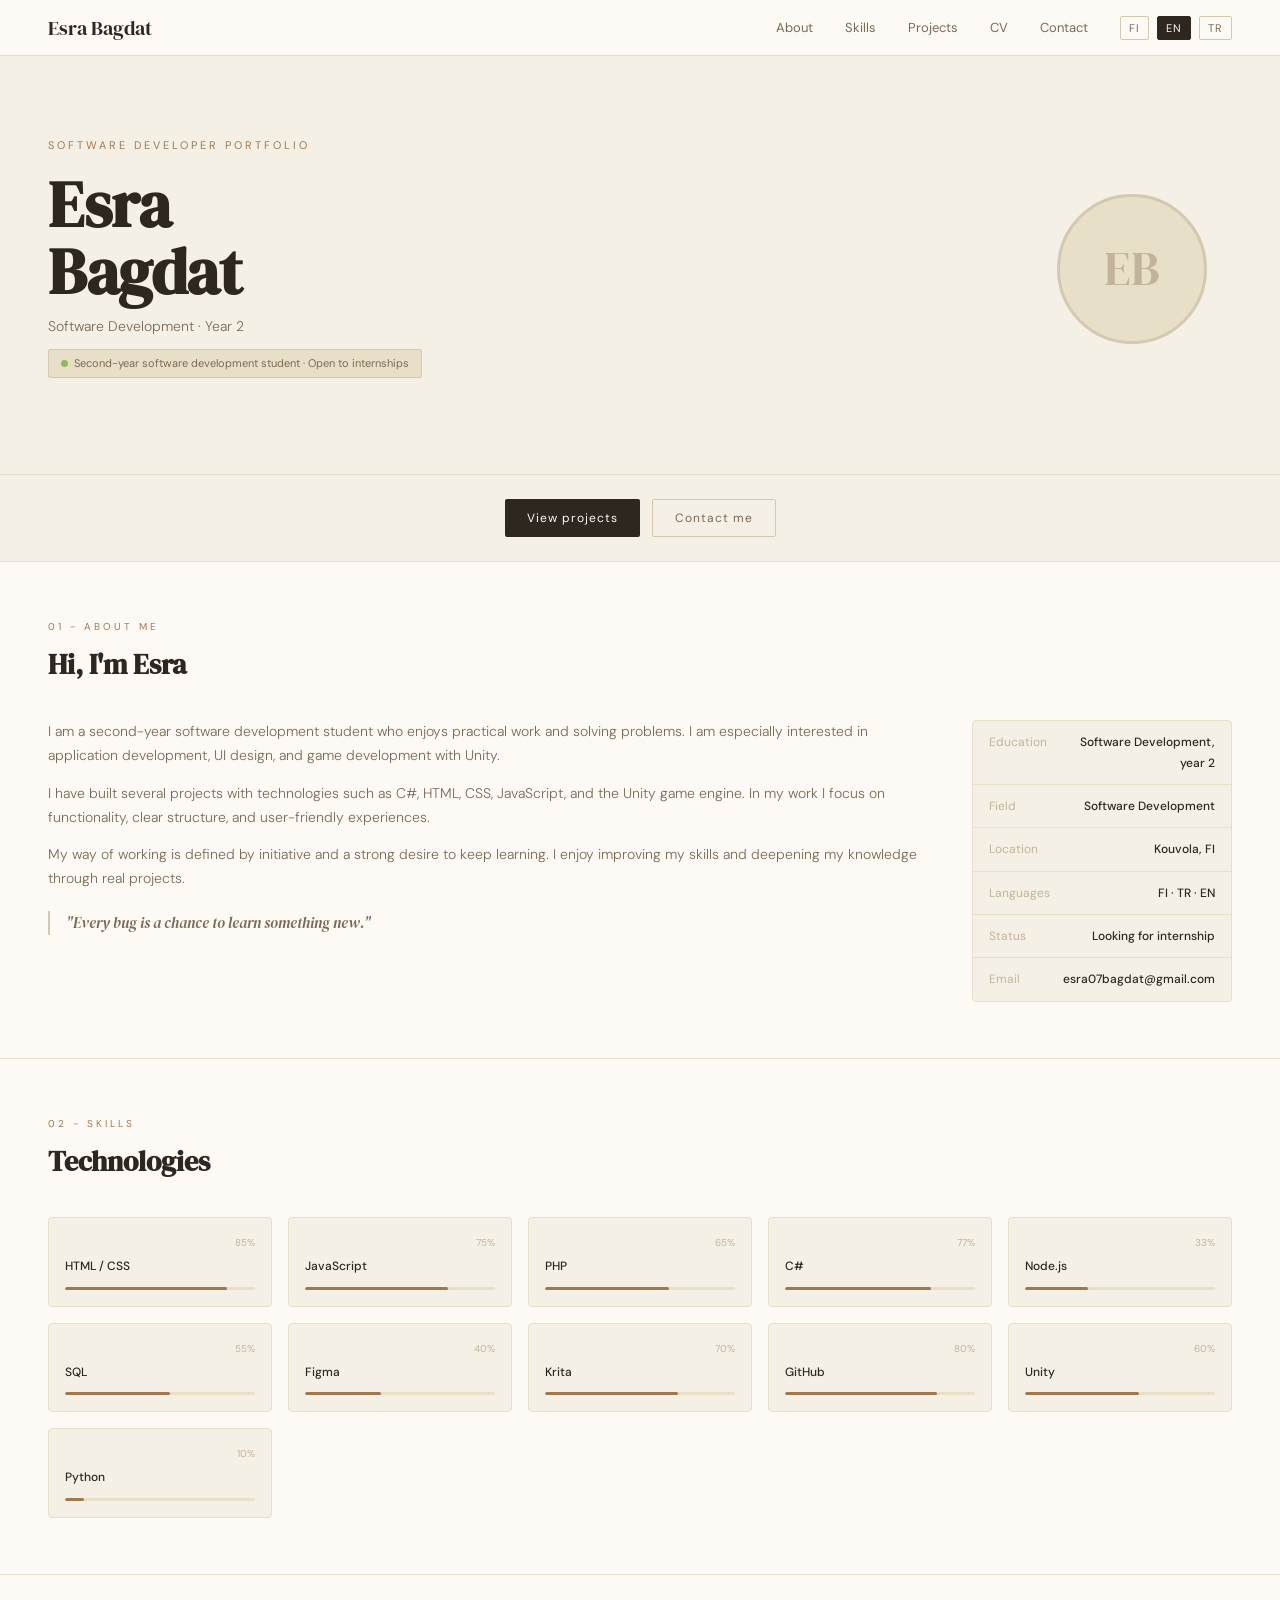
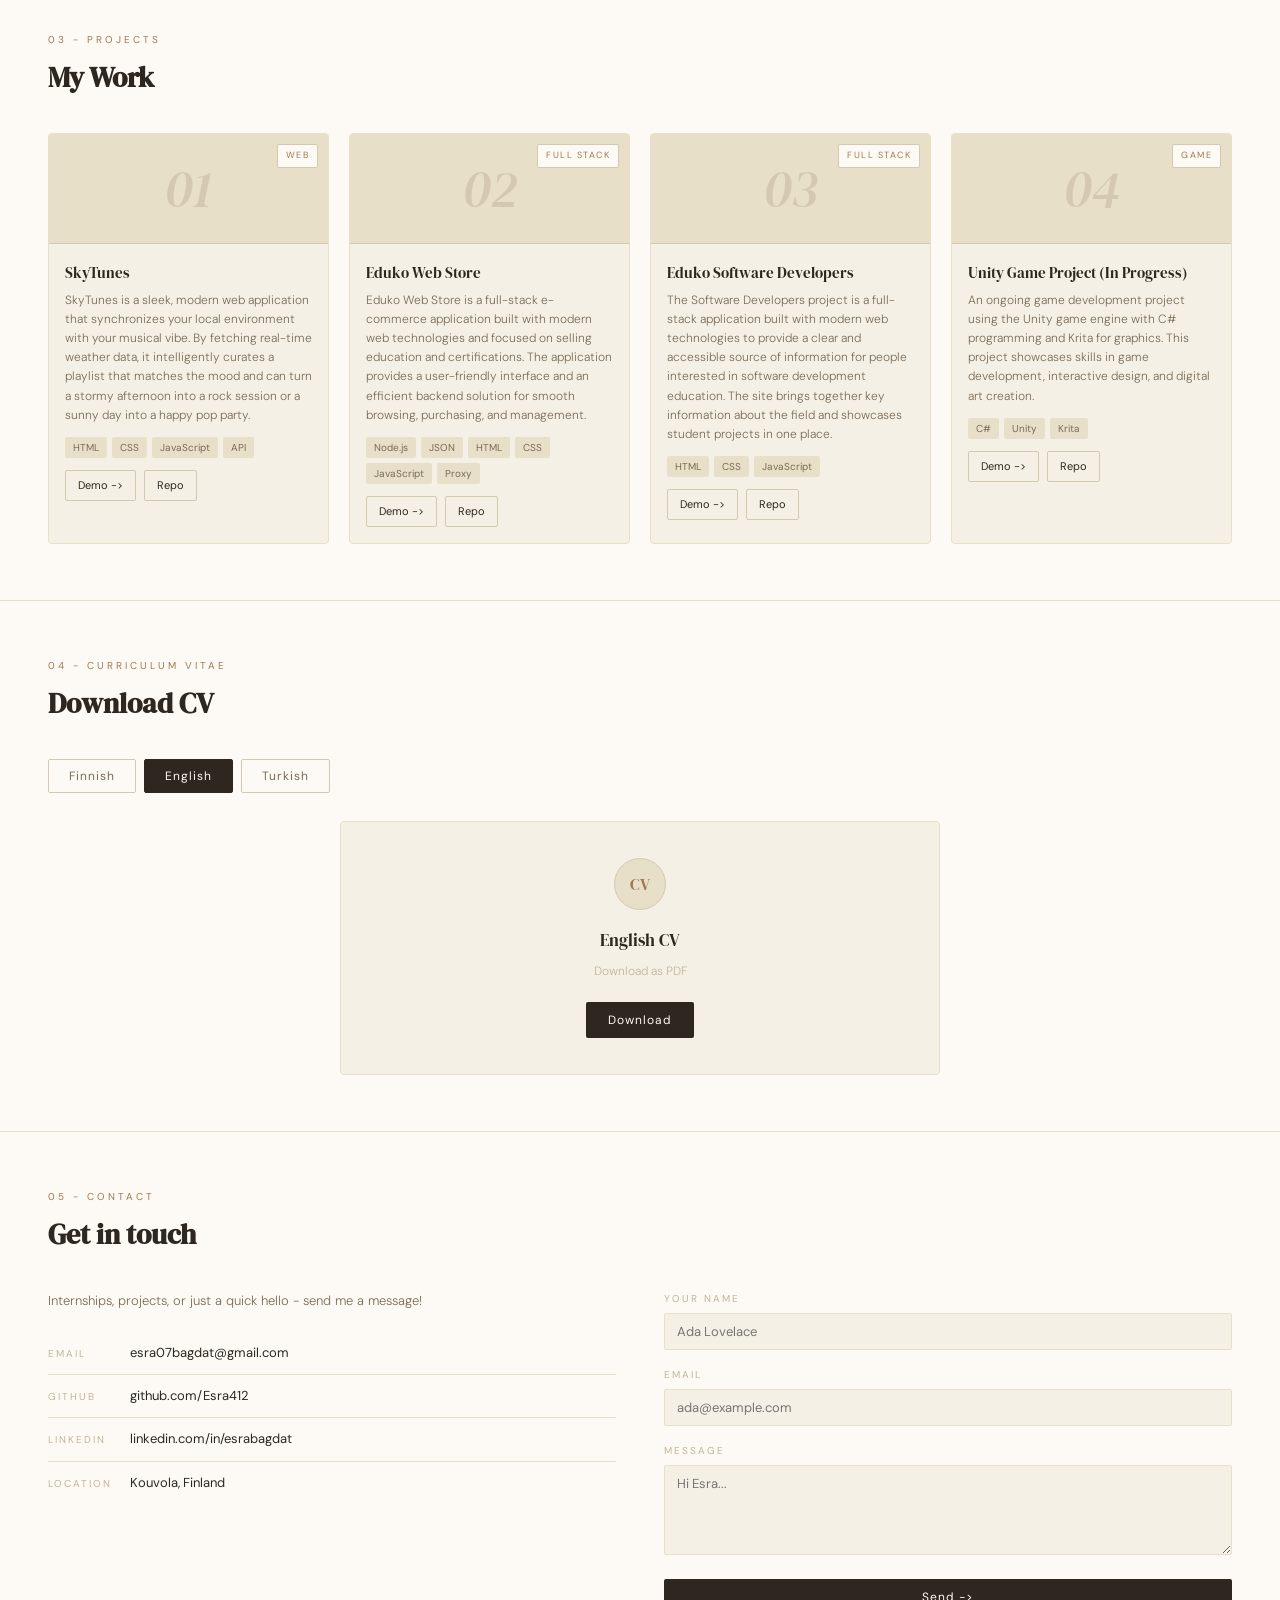
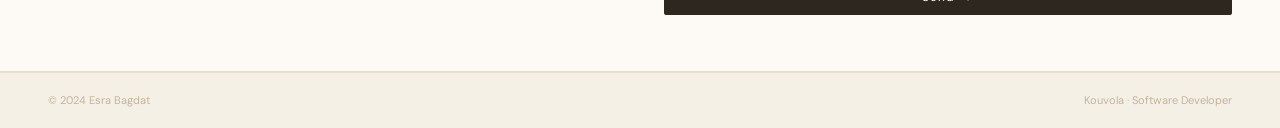
<file: index.html>
﻿<!DOCTYPE html>
<html lang="en">
<head>
<meta charset="UTF-8">
<meta name="viewport" content="width=device-width, initial-scale=1.0">
<title>Esra Bagdat Portfolio</title>
<link href="https://fonts.googleapis.com/css2?family=DM+Serif+Display:ital@0;1&family=DM+Sans:wght@300;400;500&display=swap" rel="stylesheet">
<link rel="stylesheet" href="styles.css">
</head>
<body>

<nav>
  <div class="nav-brand">Esra Bagdat</div>
  <ul class="nav-links">
    <li><a href="#about" data-i18n="nav.about">About</a></li>
    <li><a href="#skills" data-i18n="nav.skills">Skills</a></li>
    <li><a href="#projects" data-i18n="nav.projects">Projects</a></li>
    <li><a href="#cv" data-i18n="nav.cv">CV</a></li>
    <li><a href="#contact" data-i18n="nav.contact">Contact</a></li>
  </ul>
  <div class="lang-selector">
    <button class="lang-btn" data-lang="fi">FI</button>
    <button class="lang-btn active" data-lang="en">EN</button>
    <button class="lang-btn" data-lang="tr">TR</button>
  </div>
</nav>

<div class="hero">
  <div>
    <p class="hero-eyebrow" data-i18n="hero.eyebrow">Software Developer Portfolio</p>
    <h1 class="hero-name">Esra<br>Bagdat</h1>
    <p class="hero-role" data-i18n="hero.role">Software Development · Year 2</p>
    <div class="hero-status">
      <span class="status-dot"></span>
      <span data-i18n="hero.status">Second-year software development student · Open to internships</span>
    </div>
  </div>
  <div class="hero-avatar">EB</div>
</div>

<div class="hero-buttons">
  <button class="btn-primary" onclick="document.getElementById('projects').scrollIntoView({behavior:'smooth'})" data-i18n="hero.ctaProjects">View projects</button>
  <button class="btn-ghost" onclick="document.getElementById('contact').scrollIntoView({behavior:'smooth'})" data-i18n="hero.ctaContact">Contact me</button>
</div>

<section id="about">
  <div class="sec-wrap">
    <p class="sec-label" data-i18n="about.label">01 - About Me</p>
    <h2 class="sec-title" data-i18n="about.title">Hi, I'm Esra</h2>
    <div class="about-grid">
      <div class="about-text">
        <p data-i18n="about.p1">I am a second-year software development student who enjoys practical work and solving problems. I am especially interested in application development, UI design, and game development with Unity.</p>
        <p data-i18n="about.p2">I have built several projects with technologies such as C#, HTML, CSS, JavaScript, and the Unity game engine. In my work I focus on functionality, clear structure, and user-friendly experiences.</p>
        <p data-i18n="about.p3">My way of working is defined by initiative and a strong desire to keep learning. I enjoy improving my skills and deepening my knowledge through real projects.</p>
        <p class="about-quote" data-i18n="about.quote">"Every bug is a chance to learn something new."</p>
      </div>
      <div class="info-card">
        <div class="info-row"><span data-i18n="about.info.educationLabel">Education</span><span data-i18n="about.info.educationValue">Software Development, year 2</span></div>
        <div class="info-row"><span data-i18n="about.info.fieldLabel">Field</span><span data-i18n="about.info.fieldValue">Software Development</span></div>
        <div class="info-row"><span data-i18n="about.info.locationLabel">Location</span><span data-i18n="about.info.locationValue">Kouvola, FI</span></div>
        <div class="info-row"><span data-i18n="about.info.languagesLabel">Languages</span><span data-i18n="about.info.languagesValue">FI · TR · EN</span></div>
        <div class="info-row"><span data-i18n="about.info.statusLabel">Status</span><span data-i18n="about.info.statusValue">Looking for internship</span></div>
        <div class="info-row"><span data-i18n="about.info.emailLabel">Email</span><span>esra07bagdat@gmail.com</span></div>
      </div>
    </div>
  </div>
</section>

<section id="skills">
  <div class="sec-wrap">
    <p class="sec-label" data-i18n="skills.label">02 - Skills</p>
    <h2 class="sec-title" data-i18n="skills.title">Technologies</h2>
    <div class="skills-grid" id="skills-grid"></div>
  </div>
</section>

<section id="projects">
  <div class="sec-wrap">
    <p class="sec-label" data-i18n="projects.label">03 - Projects</p>
    <h2 class="sec-title" data-i18n="projects.title">My Work</h2>
    <div class="projects-grid" id="projects-grid"></div>
  </div>
</section>

<section id="cv">
  <div class="cv-wrap">
    <p class="sec-label" data-i18n="cv.label">04 - Curriculum Vitae</p>
    <h2 class="sec-title" data-i18n="cv.heading">Download CV</h2>
    <div class="cv-lang-row">
      <button type="button" class="cv-btn" data-lang="fi" data-i18n="cv.langFi">Finnish</button>
      <button type="button" class="cv-btn" data-lang="en" data-i18n="cv.langEn">English</button>
      <button type="button" class="cv-btn" data-lang="tr" data-i18n="cv.langTr">Turkish</button>
    </div>
    <div class="cv-box">
      <div class="cv-icon-circle">CV</div>
      <p class="cv-box-title" id="cv-title">English CV</p>
      <p class="cv-box-sub" id="cv-sub">Download as PDF</p>
      <button type="button" class="btn-primary" id="cv-dl-btn">Download</button>
    </div>
  </div>
</section>

<section id="contact">
  <div class="sec-wrap">
    <p class="sec-label" data-i18n="contact.label">05 - Contact</p>
    <h2 class="sec-title" data-i18n="contact.title">Get in touch</h2>
    <div class="contact-grid">
      <div>
        <p style="color:var(--brown);font-size:13px;font-weight:300;margin-bottom:20px;" data-i18n="contact.lead">Internships, projects, or just a quick hello - send me a message!</p>
        <div class="ci-row"><span class="ci-label" data-i18n="contact.emailLabel">Email</span><span class="ci-val">esra07bagdat@gmail.com</span></div>
        <div class="ci-row"><span class="ci-label">GitHub</span><span class="ci-val">github.com/Esra412</span></div>
        <div class="ci-row"><span class="ci-label">LinkedIn</span><span class="ci-val">linkedin.com/in/esrabagdat</span></div>
        <div class="ci-row"><span class="ci-label" data-i18n="contact.locationLabel">Location</span><span class="ci-val" data-i18n="contact.locationValue">Kouvola, Finland</span></div>
      </div>

      <form action="https://formspree.io/f/mzdkjjjk" method="POST">
        <div class="form-group">
          <label data-i18n="contact.form.nameLabel">Your name</label>
          <input type="text" name="name" placeholder="Ada Lovelace" data-i18n-placeholder="contact.form.namePlaceholder" required>
        </div>
        
        <div class="form-group">
          <label data-i18n="contact.form.emailLabel">Email</label>
          <input type="email" name="email" placeholder="ada@example.com" data-i18n-placeholder="contact.form.emailPlaceholder" required>
        </div>

        <div class="form-group">
          <label data-i18n="contact.form.messageLabel">Message</label>
          <textarea name="message" placeholder="Hi Esra..." data-i18n-placeholder="contact.form.messagePlaceholder" required></textarea>
        </div>

        <button type="submit" class="btn-primary" style="width:100%" data-i18n="contact.form.submit">Send -></button>
      </form>
      
    </div>
  </div>
</section>

<footer>
  <span data-i18n="footer.copy">© 2024 Esra Bagdat</span>
  <span data-i18n="footer.meta">Kouvola · Software Developer</span>
</footer>

<script src="lang/language.js"></script>
<script src="script.js"></script>
</body>
</html>
</file>
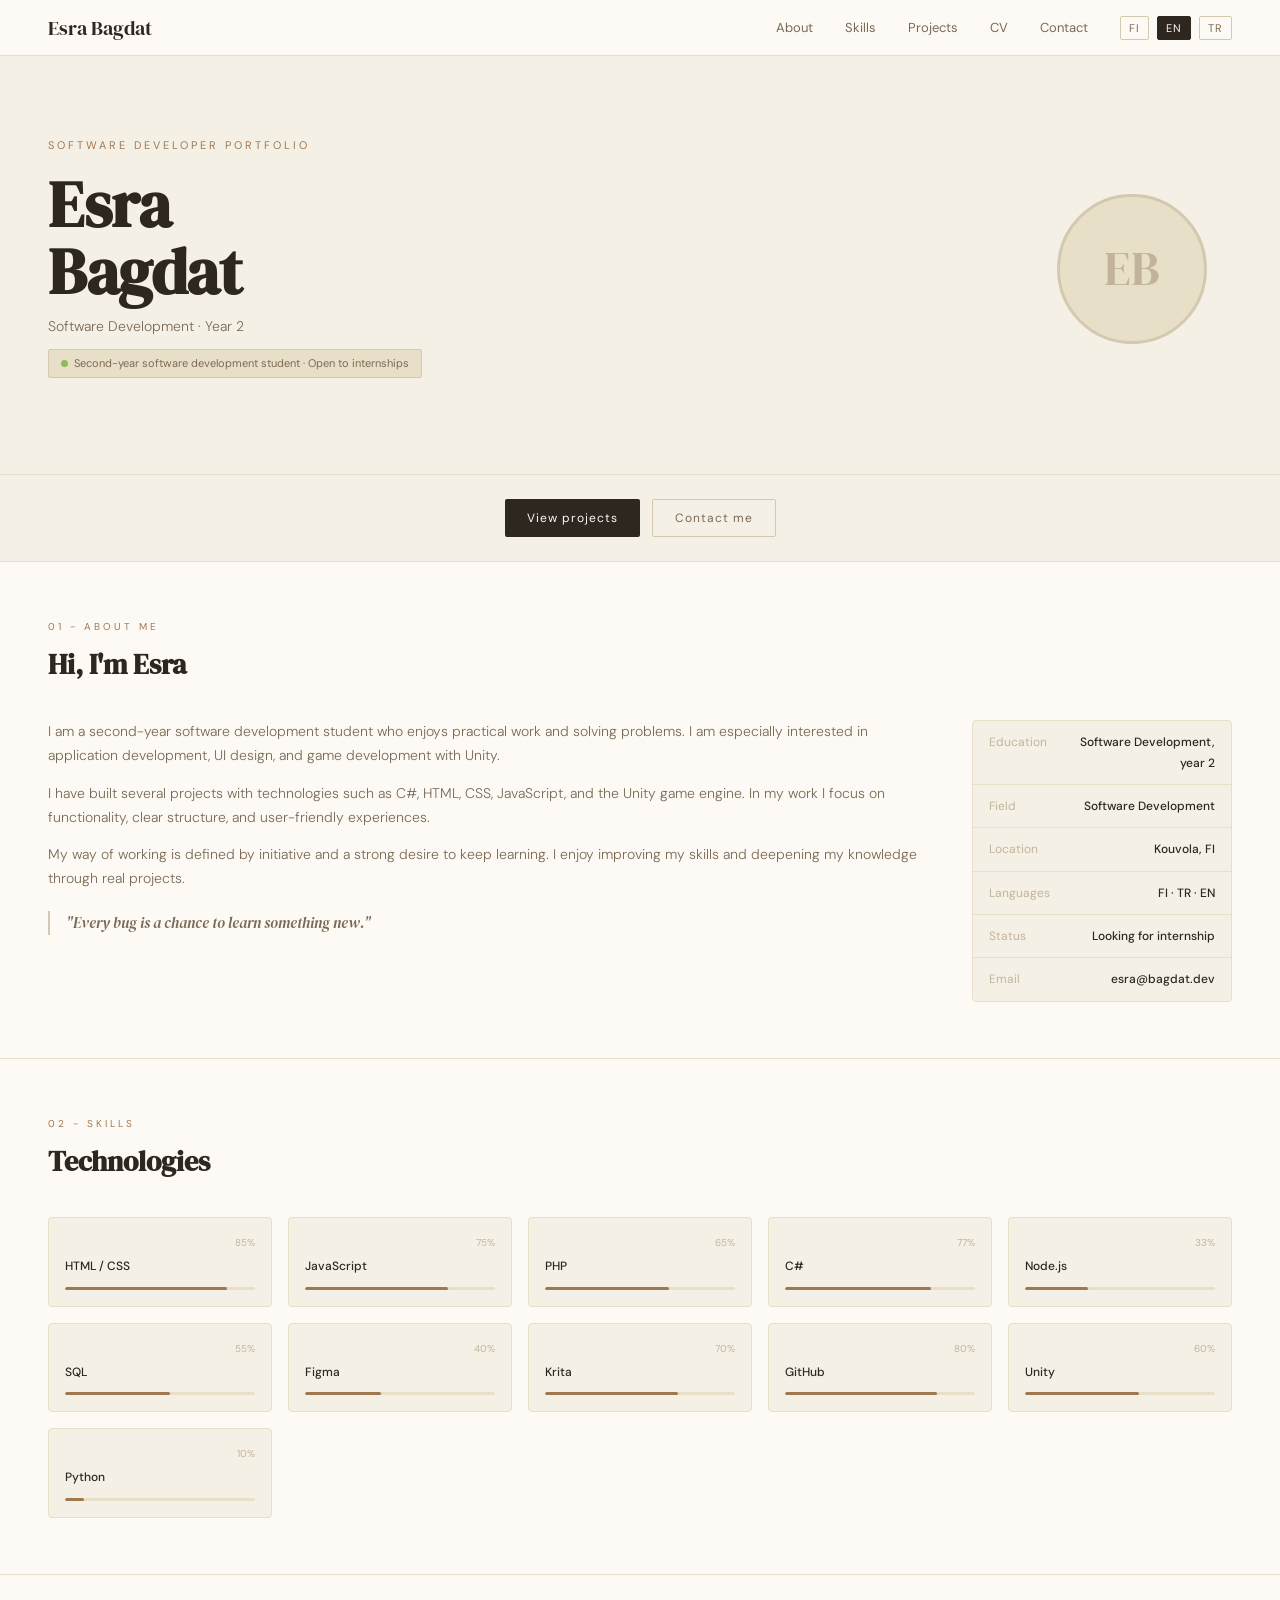
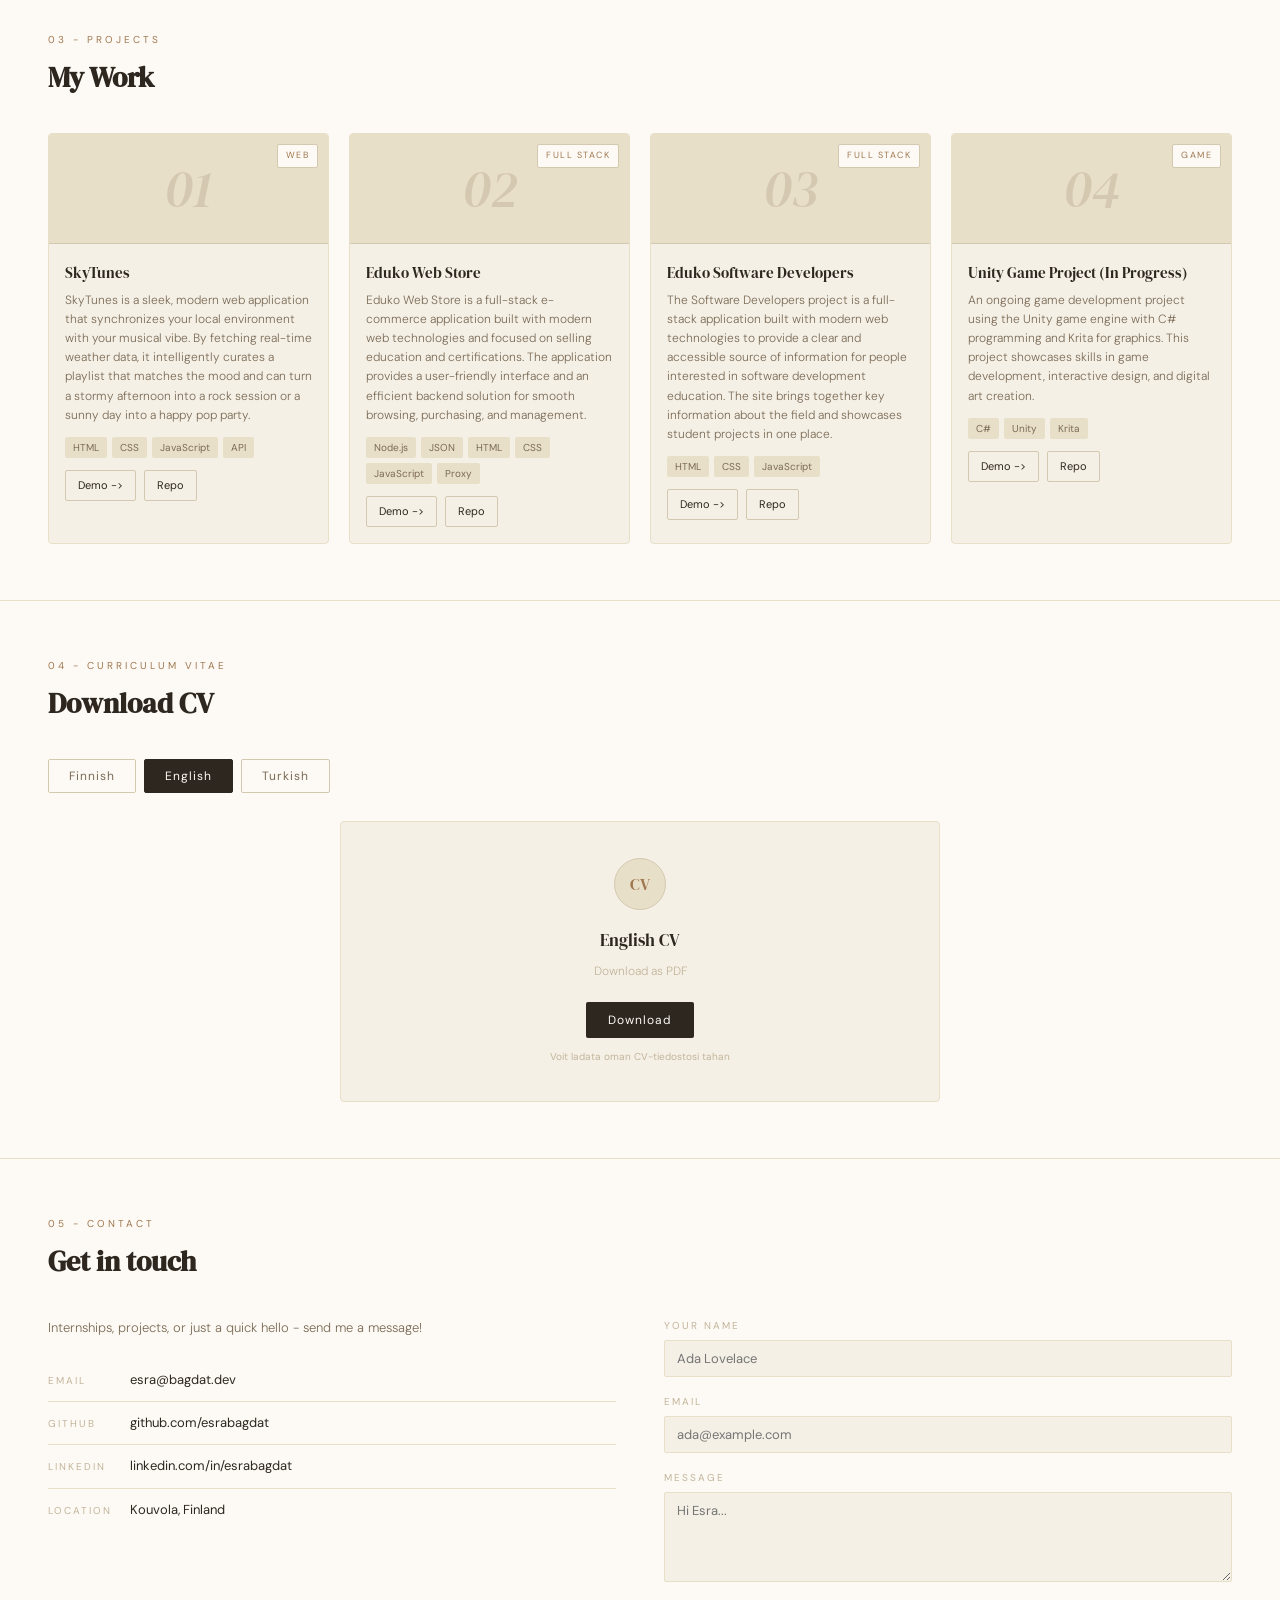
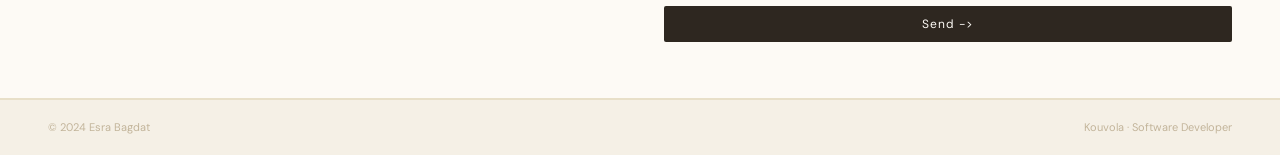
<file: portfolio.html>
﻿<!DOCTYPE html>
<html lang="fi">
<head>
<meta charset="UTF-8">
<meta name="viewport" content="width=device-width, initial-scale=1.0">
<title>Esra Bagdat Portfolio</title>
<link href="https://fonts.googleapis.com/css2?family=DM+Serif+Display:ital@0;1&family=DM+Sans:wght@300;400;500&display=swap" rel="stylesheet">
<link rel="stylesheet" href="styles.css">
</head>
<body>

<nav>
  <div class="nav-brand">Esra Bagdat</div>
  <ul class="nav-links">
    <li><a href="#about" data-i18n="nav.about">Tietoa minusta</a></li>
    <li><a href="#skills" data-i18n="nav.skills">Taidot</a></li>
    <li><a href="#projects" data-i18n="nav.projects">Projektit</a></li>
    <li><a href="#cv">CV</a></li>
    <li><a href="#contact" data-i18n="nav.contact">Yhteystiedot</a></li>
  </ul>
  <div class="lang-selector">
    <button class="lang-btn active" data-lang="fi">FI</button>
    <button class="lang-btn" data-lang="en">EN</button>
    <button class="lang-btn" data-lang="tr">TR</button>
  </div>
</nav>

<div class="hero">
  <div>
    <p class="hero-eyebrow" data-i18n="hero.eyebrow">Ohjelmistokehittaja - Portfolio</p>
    <h1 class="hero-name">Esra<br>Bagdat</h1>
    <p class="hero-role" data-i18n="hero.role">Frontend-kehittaja · Opiskelija</p>
    <div class="hero-status">
      <span class="status-dot"></span>
      <span data-i18n="hero.status">Ammattikoulun 2. vuosi · Avoinna harjoittelupaikoille</span>
    </div>
  </div>
  <div class="hero-avatar">EB</div>
</div>

<div class="hero-buttons">
  <button class="btn-primary" onclick="document.getElementById('projects').scrollIntoView({behavior:'smooth'})" data-i18n="hero.ctaProjects">Katso projektit</button>
  <button class="btn-ghost" onclick="document.getElementById('contact').scrollIntoView({behavior:'smooth'})" data-i18n="hero.ctaContact">Ota yhteytta</button>
</div>

<section id="about">
  <div class="sec-wrap">
    <p class="sec-label" data-i18n="about.label">01 - Tietoa minusta</p>
    <h2 class="sec-title" data-i18n="about.title">Hei, olen Esra</h2>
    <div class="about-grid">
      <div class="about-text">
        <p data-i18n="about.p1">Olen ohjelmistokehittajan ammattikoulun toisen vuoden opiskelija. Innostuin koodaamisesta heti ensimmaisella kurssilla ja olen siita lahtien rakentanut omia projekteja vapaa-ajalla.</p>
        <p data-i18n="about.p2">Erityisesti frontend-kehitys kiinnostaa minua - haluan luoda kayttajaystavallisia ja selkeita kayttoliittymia. Opin jatkuvasti uutta ja haen aktiivisesti harjoittelupaikkaa.</p>
        <p data-i18n="about.p3">Vapaa-ajallani kokeilen uusia teknologioita, pelaan videopeleja ja juon liikaa kahvia.</p>
        <p class="about-quote" data-i18n="about.quote">"Jokainen bugi on mahdollisuus oppia jotain uutta."</p>
      </div>
      <div class="info-card">
        <div class="info-row"><span data-i18n="about.info.educationLabel">Koulutus</span><span data-i18n="about.info.educationValue">Ammattikoulu, 2. vsk</span></div>
        <div class="info-row"><span data-i18n="about.info.fieldLabel">Ala</span><span data-i18n="about.info.fieldValue">Ohjelmistokehitys</span></div>
        <div class="info-row"><span data-i18n="about.info.locationLabel">Sijainti</span><span data-i18n="about.info.locationValue">Helsinki, FI</span></div>
        <div class="info-row"><span data-i18n="about.info.languagesLabel">Kielet</span><span data-i18n="about.info.languagesValue">FI · TR · EN</span></div>
        <div class="info-row"><span data-i18n="about.info.statusLabel">Tilanne</span><span data-i18n="about.info.statusValue">Hakee harjoittelua</span></div>
        <div class="info-row"><span data-i18n="about.info.emailLabel">Sahkoposti</span><span>esra@bagdat.dev</span></div>
      </div>
    </div>
  </div>
</section>

<section id="skills">
  <div class="sec-wrap">
    <p class="sec-label" data-i18n="skills.label">02 - Taidot</p>
    <h2 class="sec-title" data-i18n="skills.title">Teknologiat</h2>
    <div class="skills-grid" id="skills-grid"></div>
  </div>
</section>

<section id="projects">
  <div class="sec-wrap">
    <p class="sec-label" data-i18n="projects.label">03 - Projektit</p>
    <h2 class="sec-title" data-i18n="projects.title">Omat tyot</h2>
    <div class="projects-grid" id="projects-grid"></div>
  </div>
</section>

<section id="cv">
  <div class="cv-wrap">
    <p class="sec-label" data-i18n="cv.label">04 - Curriculum Vitae</p>
    <h2 class="sec-title" data-i18n="cv.heading">Lataa CV</h2>
    <div class="cv-lang-row">
      <button class="cv-btn active" data-lang="fi" data-i18n="cv.langFi">Suomi</button>
      <button class="cv-btn" data-lang="en" data-i18n="cv.langEn">English</button>
      <button class="cv-btn" data-lang="tr" data-i18n="cv.langTr">Turkce</button>
    </div>
    <div class="cv-box">
      <div class="cv-icon-circle">CV</div>
      <p class="cv-box-title" id="cv-title">Suomenkielinen CV</p>
      <p class="cv-box-sub" id="cv-sub">Lataa PDF-muodossa</p>
      <button class="btn-primary" id="cv-dl-btn">Lataa</button>
      <p class="cv-hint" id="cv-hint">Voit ladata oman CV-tiedostosi tahan</p>
    </div>
  </div>
</section>

<section id="contact">
  <div class="sec-wrap">
    <p class="sec-label" data-i18n="contact.label">05 - Yhteystiedot</p>
    <h2 class="sec-title" data-i18n="contact.title">Ota yhteytta</h2>
    <div class="contact-grid">
      <div>
        <p style="color:var(--brown);font-size:13px;font-weight:300;margin-bottom:20px;" data-i18n="contact.lead">Harjoittelupaikat, projektit tai vain hei - kirjoita minulle!</p>
        <div class="ci-row"><span class="ci-label" data-i18n="contact.emailLabel">Sahkoposti</span><span class="ci-val">esra@bagdat.dev</span></div>
        <div class="ci-row"><span class="ci-label">GitHub</span><span class="ci-val">github.com/esrabagdat</span></div>
        <div class="ci-row"><span class="ci-label">LinkedIn</span><span class="ci-val">linkedin.com/in/esrabagdat</span></div>
        <div class="ci-row"><span class="ci-label" data-i18n="contact.locationLabel">Sijainti</span><span class="ci-val" data-i18n="contact.locationValue">Helsinki, Suomi</span></div>
      </div>
      <div>
        <div class="form-group"><label data-i18n="contact.form.nameLabel">Nimesi</label><input type="text" placeholder="Ada Lovelace" data-i18n-placeholder="contact.form.namePlaceholder"></div>
        <div class="form-group"><label data-i18n="contact.form.emailLabel">Sahkoposti</label><input type="email" placeholder="ada@example.com" data-i18n-placeholder="contact.form.emailPlaceholder"></div>
        <div class="form-group"><label data-i18n="contact.form.messageLabel">Viesti</label><textarea placeholder="Hei Esra..." data-i18n-placeholder="contact.form.messagePlaceholder"></textarea></div>
        <button class="btn-primary" style="width:100%" data-i18n="contact.form.submit">Laheta -></button>
      </div>
    </div>
  </div>
</section>

<footer>
  <span data-i18n="footer.copy">© 2024 Esra Bagdat</span>
  <span data-i18n="footer.meta">Helsinki · Ohjelmistokehittaja</span>
</footer>

<script src="lang/language.js"></script>
<script src="script.js"></script>
</body>
</html>
</file>
<file: styles.css>
﻿:root {
  --white: #fdfaf5;
  --cream: #f5f0e6;
  --bej: #e8dfc8;
  --bej2: #d4c9b0;
  --sand: #c2b49a;
  --brown: #7a6a55;
  --dark: #2e2720;
  --accent: #a07850;
}
* {
  margin: 0;
  padding: 0;
  box-sizing: border-box;
}
body {
  background: var(--white);
  color: var(--dark);
  font-family: "DM Sans", sans-serif;
  font-size: 14px;
  line-height: 1.7;
}

nav {
  background: var(--white);
  border-bottom: 1px solid var(--bej);
  padding: 0 48px;
  display: flex;
  align-items: center;
  height: 56px;
  position: sticky;
  top: 0;
  z-index: 100;
}
.nav-brand {
  font-family: "DM Serif Display", serif;
  font-size: 20px;
  color: var(--dark);
}
.nav-links {
  display: flex;
  gap: 32px;
  list-style: none;
  margin-left: auto;
}
.nav-links a {
  color: var(--brown);
  text-decoration: none;
  font-size: 13px;
  transition: color 0.15s;
}
.nav-links a:hover {
  color: var(--dark);
}
.lang-selector {
  display: flex;
  gap: 8px;
  margin-left: 32px;
}
.lang-btn {
  background: transparent;
  color: var(--brown);
  border: 1px solid var(--bej2);
  padding: 4px 8px;
  font-family: "DM Sans", sans-serif;
  font-size: 11px;
  letter-spacing: 1px;
  cursor: pointer;
  border-radius: 2px;
  transition: background 0.15s, color 0.15s, border-color 0.15s;
}
.lang-btn.active {
  background: var(--dark);
  color: var(--white);
  border-color: var(--dark);
}

.lang-options div {
  padding: 8px 12px;
  font-size: 12px;
  color: var(--brown);
  cursor: pointer;
}
.lang-options div:hover {
  background: var(--cream);
  color: var(--dark);
}
.select-hide {
  display: none;
}

.hero {
  background: var(--cream);
  padding: 80px 48px 72px;
  border-bottom: 1px solid var(--bej);
  display: grid;
  grid-template-columns: 1fr 200px;
  align-items: center;
  gap: 40px;
}
.hero-eyebrow {
  font-size: 11px;
  letter-spacing: 3px;
  text-transform: uppercase;
  color: var(--accent);
  margin-bottom: 16px;
}
.hero-name {
  font-family: "DM Serif Display", serif;
  font-size: clamp(40px, 5.5vw, 64px);
  line-height: 1.05;
  letter-spacing: -0.5px;
  margin-bottom: 10px;
}
.hero-role {
  font-size: 14px;
  color: var(--brown);
  margin-bottom: 6px;
  font-weight: 300;
}
.hero-status {
  display: inline-flex;
  align-items: center;
  gap: 6px;
  background: var(--bej);
  border: 1px solid var(--bej2);
  padding: 4px 12px;
  border-radius: 2px;
  font-size: 11px;
  color: var(--brown);
  margin-bottom: 24px;
  margin-top: 4px;
}
.status-dot {
  width: 7px;
  height: 7px;
  border-radius: 50%;
  background: #8fba5a;
}
.hero-cta {
  display: inline-flex;
  gap: 12px;
}
.btn-primary {
  background: var(--dark);
  color: var(--white);
  border: none;
  padding: 10px 22px;
  font-family: "DM Sans", sans-serif;
  font-size: 12px;
  letter-spacing: 1px;
  cursor: pointer;
  border-radius: 2px;
  transition: background 0.15s;
}
.btn-primary:hover {
  background: var(--accent);
}
.btn-ghost {
  background: transparent;
  color: var(--brown);
  border: 1px solid var(--bej2);
  padding: 10px 22px;
  font-family: "DM Sans", sans-serif;
  font-size: 12px;
  letter-spacing: 1px;
  cursor: pointer;
  border-radius: 2px;
  transition:
    border-color 0.15s,
    color 0.15s;
}
.btn-ghost:hover {
  border-color: var(--sand);
  color: var(--dark);
}
.hero-avatar {
  width: 150px;
  height: 150px;
  border-radius: 50%;
  background: var(--bej);
  border: 3px solid var(--bej2);
  display: flex;
  align-items: center;
  justify-content: center;
  font-family: "DM Serif Display", serif;
  font-size: 48px;
  color: var(--sand);
  justify-self: center;
}

.hero-buttons {
  display: flex;
  gap: 12px;
  justify-content: center;
  padding: 24px 48px;
  background: var(--cream);
  border-bottom: 1px solid var(--bej);
}

section {
  border-bottom: 1px solid var(--bej);
}
.sec-wrap {
  padding: 56px 48px;
}
.sec-label {
  font-size: 10px;
  letter-spacing: 3px;
  text-transform: uppercase;
  color: var(--accent);
  margin-bottom: 6px;
}
.sec-title {
  font-family: "DM Serif Display", serif;
  font-size: 28px;
  margin-bottom: 32px;
}

.about-grid {
  display: grid;
  grid-template-columns: 1fr 260px;
  gap: 48px;
  align-items: start;
}
.about-text p {
  color: var(--brown);
  margin-bottom: 14px;
  font-weight: 300;
}
.about-quote {
  font-family: "DM Serif Display", serif;
  font-style: italic;
  font-size: 15px;
  color: var(--accent);
  border-left: 2px solid var(--bej2);
  padding-left: 16px;
  margin-top: 20px;
  line-height: 1.6;
}
.info-card {
  background: var(--cream);
  border: 1px solid var(--bej);
  border-radius: 4px;
  overflow: hidden;
}
.info-row {
  display: flex;
  justify-content: space-between;
  padding: 11px 16px;
  border-bottom: 1px solid var(--bej);
  font-size: 12px;
  gap: 12px;
}
.info-row:last-child {
  border-bottom: none;
}
.info-row span:first-child {
  color: var(--sand);
}
.info-row span:last-child {
  color: var(--dark);
  font-weight: 500;
  text-align: right;
}

.skills-grid {
  display: grid;
  grid-template-columns: repeat(auto-fill, minmax(200px, 1fr));
  gap: 16px;
}
.skill-card {
  background: var(--cream);
  border: 1px solid var(--bej);
  border-radius: 4px;
  padding: 16px;
}
.skill-name {
  font-size: 12px;
  font-weight: 500;
  margin-bottom: 10px;
}
.skill-pct {
  display: flex;
  justify-content: flex-end;
  font-size: 10px;
  color: var(--sand);
  margin-bottom: 5px;
}
.skill-bar-bg {
  height: 3px;
  background: var(--bej);
  border-radius: 2px;
  overflow: hidden;
}
.skill-bar-fill {
  height: 100%;
  background: var(--accent);
  border-radius: 2px;
  width: 0%;
  will-change: width;
}

.skill-bar-fill.animate {
  animation: fillBar 1.2s ease-out forwards;
}

@keyframes fillBar {
  from {
    width: 0%;
  }
  to {
    width: var(--skill-width, 85%);
  }
}

.projects-grid {
  display: grid;
  grid-template-columns: repeat(auto-fill, minmax(280px, 1fr));
  gap: 20px;
}
.proj-card {
  background: var(--cream);
  border: 1px solid var(--bej);
  border-radius: 4px;
  overflow: hidden;
  transition:
    transform 0.15s,
    box-shadow 0.15s;
}
.proj-card:hover {
  transform: translateY(-2px);
  box-shadow: 0 4px 20px rgba(46, 39, 32, 0.08);
}
.proj-top {
  height: 110px;
  background: var(--bej);
  border-bottom: 1px solid var(--bej2);
  display: flex;
  align-items: center;
  justify-content: center;
  position: relative;
}
.proj-index {
  font-family: "DM Serif Display", serif;
  font-size: 52px;
  color: var(--bej2);
  font-style: italic;
  user-select: none;
}
.proj-badge {
  position: absolute;
  top: 10px;
  right: 10px;
  background: var(--white);
  color: var(--accent);
  font-size: 9px;
  letter-spacing: 1.5px;
  text-transform: uppercase;
  padding: 3px 8px;
  border-radius: 2px;
  border: 1px solid var(--bej2);
}
.proj-body {
  padding: 16px;
}
.proj-title {
  font-family: "DM Serif Display", serif;
  font-size: 15px;
  margin-bottom: 5px;
}
.proj-desc {
  color: var(--brown);
  font-size: 12px;
  margin-bottom: 12px;
  font-weight: 300;
  line-height: 1.6;
}
.proj-tags {
  display: flex;
  flex-wrap: wrap;
  gap: 5px;
  margin-bottom: 12px;
}
.proj-tag {
  font-size: 10px;
  background: var(--bej);
  color: var(--brown);
  padding: 2px 8px;
  border-radius: 2px;
}
.proj-links {
  display: flex;
  gap: 8px;
}
.proj-link {
  font-size: 11px;
  color: var(--dark);
  border: 1px solid var(--bej2);
  padding: 5px 12px;
  border-radius: 2px;
  text-decoration: none;
  transition:
    background 0.12s,
    color 0.12s;
}
.proj-link:hover {
  background: var(--dark);
  color: var(--white);
  border-color: var(--dark);
}

.cv-wrap {
  padding: 56px 48px;
}
.cv-lang-row {
  display: flex;
  gap: 8px;
  margin-bottom: 28px;
}
.cv-btn {
  padding: 8px 20px;
  border: 1px solid var(--bej2);
  background: var(--white);
  color: var(--brown);
  font-family: "DM Sans", sans-serif;
  font-size: 12px;
  letter-spacing: 1px;
  cursor: pointer;
  border-radius: 2px;
  transition:
    background 0.12s,
    color 0.12s,
    border-color 0.12s;
}
.cv-btn.active {
  background: var(--dark);
  color: var(--white);
  border-color: var(--dark);
}
.cv-btn:disabled {
  opacity: 0.45;
  cursor: not-allowed;
}
.cv-box {
  background: var(--cream);
  border: 1px solid var(--bej);
  border-radius: 4px;
  padding: 36px;
  max-width: 600px;
  width: 100%;
  margin: 0 auto;
  text-align: center;
}
.cv-icon-circle {
  width: 52px;
  height: 52px;
  border-radius: 50%;
  background: var(--bej);
  border: 1px solid var(--bej2);
  display: flex;
  align-items: center;
  justify-content: center;
  font-family: "DM Serif Display", serif;
  font-size: 16px;
  color: var(--accent);
  margin: 0 auto 16px;
}
.cv-box-title {
  font-family: "DM Serif Display", serif;
  font-size: 17px;
  margin-bottom: 6px;
}
.cv-box-sub {
  color: var(--sand);
  font-size: 12px;
  margin-bottom: 20px;
  font-weight: 300;
}
.btn-primary:disabled {
  background: var(--bej2);
  color: var(--white);
  cursor: not-allowed;
}
.cv-hint {
  font-size: 10px;
  color: var(--sand);
  margin-top: 10px;
}

.contact-grid {
  display: grid;
  grid-template-columns: 1fr 1fr;
  gap: 48px;
  align-items: start;
}
.ci-row {
  display: flex;
  align-items: baseline;
  gap: 12px;
  padding: 10px 0;
  border-bottom: 1px solid var(--bej);
}
.ci-row:last-child {
  border-bottom: none;
}
.ci-label {
  color: var(--sand);
  font-size: 10px;
  letter-spacing: 2px;
  text-transform: uppercase;
  width: 70px;
  flex-shrink: 0;
}
.ci-val {
  color: var(--dark);
  font-size: 13px;
}
.form-group {
  margin-bottom: 16px;
}
.form-group label {
  display: block;
  font-size: 10px;
  letter-spacing: 2px;
  text-transform: uppercase;
  color: var(--sand);
  margin-bottom: 6px;
}
.form-group input,
.form-group textarea {
  width: 100%;
  background: var(--cream);
  border: 1px solid var(--bej);
  padding: 9px 12px;
  font-family: "DM Sans", sans-serif;
  font-size: 13px;
  color: var(--dark);
  border-radius: 2px;
  outline: none;
  transition: border-color 0.15s;
}
.form-group input:focus,
.form-group textarea:focus {
  border-color: var(--sand);
}
.form-group textarea {
  resize: vertical;
  min-height: 90px;
}

footer {
  background: var(--cream);
  border-top: 1px solid var(--bej);
  padding: 18px 48px;
  display: flex;
  justify-content: space-between;
  align-items: center;
  font-size: 11px;
  color: var(--sand);
}

@media (max-width: 700px) {
  nav {
    padding: 14px 20px;
    height: auto;
    flex-wrap: wrap;
    gap: 12px;
  }
  .nav-brand {
    width: 100%;
    text-align: center;
  }
  .nav-links {
    display: none;
  }
  .lang-selector {
    display: flex;
    width: 100%;
    margin-left: 0;
    justify-content: center;
    flex-wrap: wrap;
  }
  .lang-btn {
    min-width: 58px;
    padding: 8px 12px;
  }
  .hero {
    grid-template-columns: 1fr;
    padding: 36px 20px;
    gap: 24px;
  }
  .hero-avatar {
    display: none;
  }
  .hero-status {
    line-height: 1.5;
    flex-wrap: wrap;
  }
  .hero-buttons {
    padding: 16px 20px;
    flex-direction: column;
    align-items: center;
  }
  .hero-buttons .btn-primary,
  .hero-buttons .btn-ghost {
    width: 100%;
    max-width: 320px;
  }
  .about-grid,
  .contact-grid {
    grid-template-columns: 1fr;
  }
  .info-row {
    flex-direction: column;
    align-items: flex-start;
  }
  .info-row span:last-child {
    text-align: left;
  }
  .skills-grid,
  .projects-grid {
    grid-template-columns: 1fr;
  }
  .cv-lang-row {
    flex-wrap: wrap;
  }
  .cv-btn {
    flex: 1 1 120px;
    text-align: center;
  }
  .cv-box {
    padding: 28px 20px;
  }
  .sec-wrap,
  .cv-wrap {
    padding: 32px 20px;
  }
  .ci-row {
    flex-direction: column;
    gap: 4px;
  }
  .ci-label {
    width: auto;
  }
  footer {
    padding: 14px 20px;
    flex-direction: column;
    gap: 4px;
    text-align: center;
  }
}
</file>
